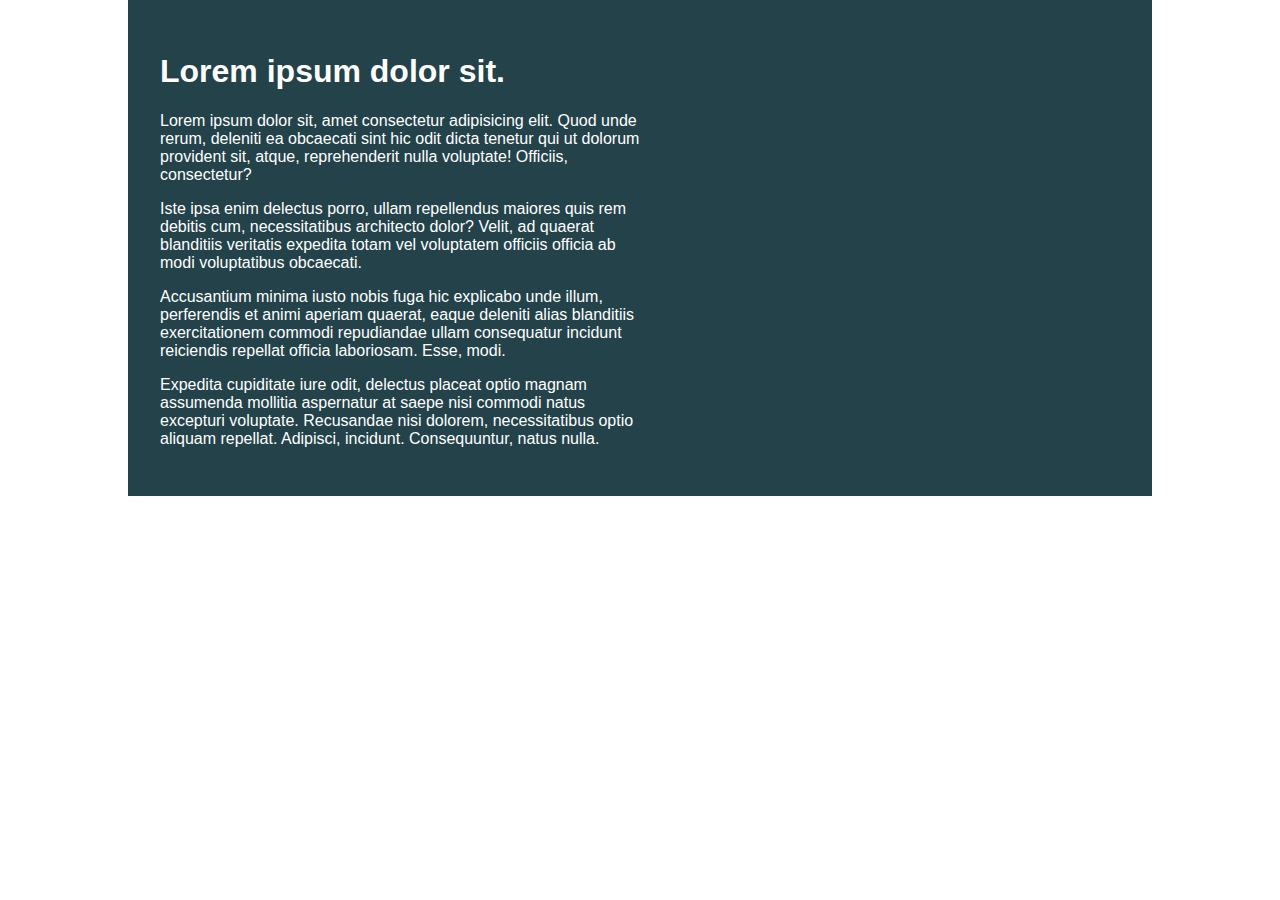
<file: challenge01/index.html>
<!DOCTYPE html>
<html lang="en">

<head>
    <meta charset="UTF-8">
    <meta name="viewport" content="width=device-width, initial-scale=1.0">
    <title>Day 01</title>

    <link rel="stylesheet" href="style.css">
</head>

<body>
    <div class="container">
        <div class="intro-content">
            <h1>Lorem ipsum dolor sit.</h1>
            <p>Lorem ipsum dolor sit, amet consectetur adipisicing elit. Quod unde rerum, deleniti ea obcaecati sint hic
                odit dicta tenetur qui ut dolorum provident sit, atque, reprehenderit nulla voluptate! Officiis,
                consectetur?</p>
            <p>Iste ipsa enim delectus porro, ullam repellendus maiores quis rem debitis cum, necessitatibus architecto
                dolor? Velit, ad quaerat blanditiis veritatis expedita totam vel voluptatem officiis officia ab modi
                voluptatibus obcaecati.</p>
            <p>Accusantium minima iusto nobis fuga hic explicabo unde illum, perferendis et animi aperiam quaerat, eaque
                deleniti alias blanditiis exercitationem commodi repudiandae ullam consequatur incidunt reiciendis
                repellat officia laboriosam. Esse, modi.</p>
            <p>Expedita cupiditate iure odit, delectus placeat optio magnam assumenda mollitia aspernatur at saepe nisi
                commodi natus excepturi voluptate. Recusandae nisi dolorem, necessitatibus optio aliquam repellat.
                Adipisci, incidunt. Consequuntur, natus nulla.</p>
        </div>
    </div>
</body>

</html>
</file>
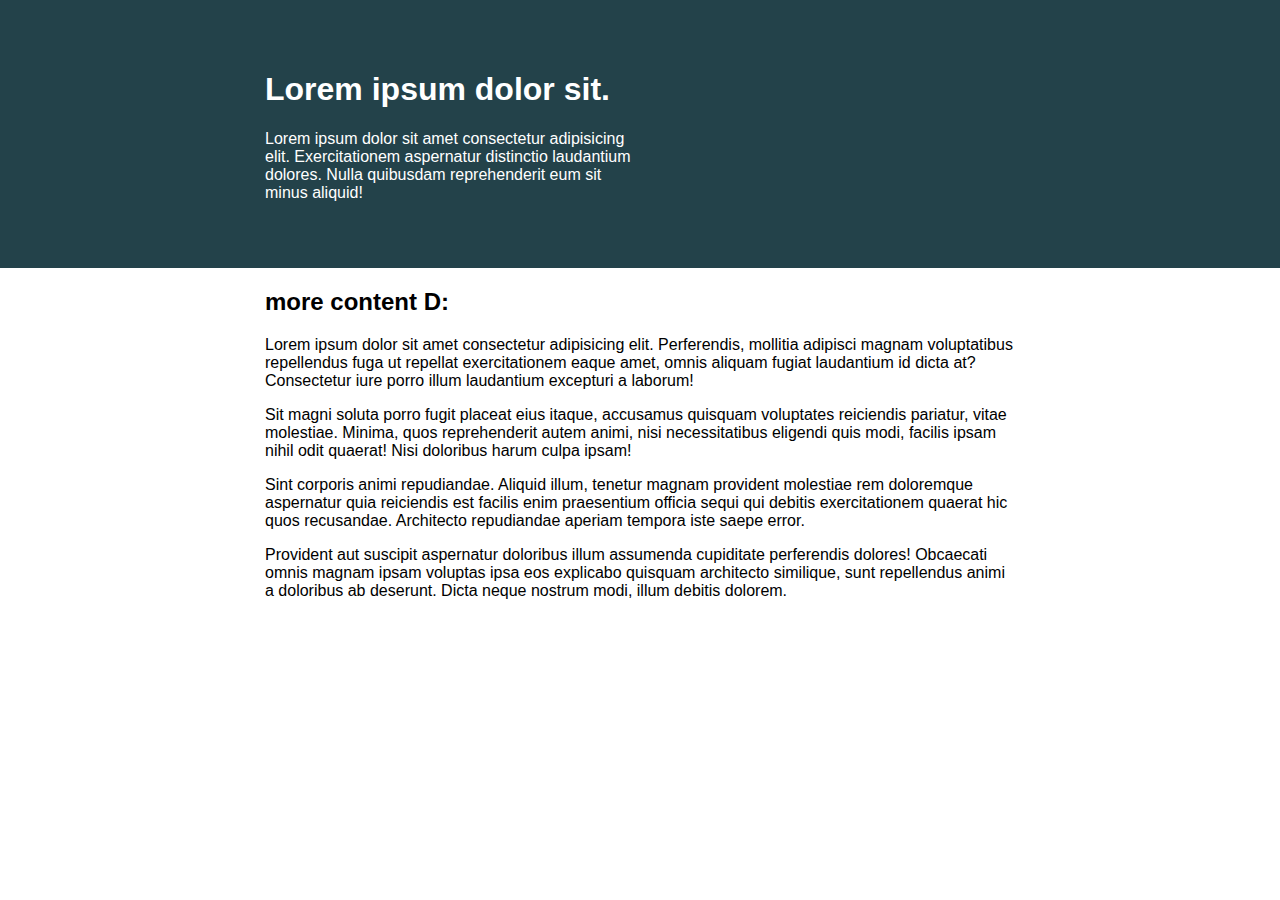
<file: challenge02/index.html>
<!DOCTYPE html>
<html lang="en">
<head> 
    <meta charset="UTF-8">
    <meta name="viewport" content="width=device-width, initial-scale=1.0">
    <title>Day 01</title>
 
    <link rel="stylesheet" href="style.css">
</head>
<body>

    <div class="container">
        <div class="secondary-container">
            <div class="intro-content">
                <h1>Lorem ipsum dolor sit.</h1>
                <p>Lorem ipsum dolor sit amet consectetur adipisicing elit. Exercitationem aspernatur distinctio laudantium dolores. Nulla quibusdam reprehenderit eum sit minus aliquid!</p>
            </div>
        </div>
    </div>

    <div class="passage-container">
        <h2>more content D:</h2>
        <p>Lorem ipsum dolor sit amet consectetur adipisicing elit. Perferendis, mollitia adipisci magnam voluptatibus repellendus fuga ut repellat exercitationem eaque amet, omnis aliquam fugiat laudantium id dicta at? Consectetur iure porro illum laudantium excepturi a laborum!</p>
        <p>Sit magni soluta porro fugit placeat eius itaque, accusamus quisquam voluptates reiciendis pariatur, vitae molestiae. Minima, quos reprehenderit autem animi, nisi necessitatibus eligendi quis modi, facilis ipsam nihil odit quaerat! Nisi doloribus harum culpa ipsam!</p>
        <p>Sint corporis animi repudiandae. Aliquid illum, tenetur magnam provident molestiae rem doloremque aspernatur quia reiciendis est facilis enim praesentium officia sequi qui debitis exercitationem quaerat hic quos recusandae. Architecto repudiandae aperiam tempora iste saepe error.</p>
        <p>Provident aut suscipit aspernatur doloribus illum assumenda cupiditate perferendis dolores! Obcaecati omnis magnam ipsam voluptas ipsa eos explicabo quisquam architecto similique, sunt repellendus animi a doloribus ab deserunt. Dicta neque nostrum modi, illum debitis dolorem.</p>
    </div>

</body>
</html>
</file>
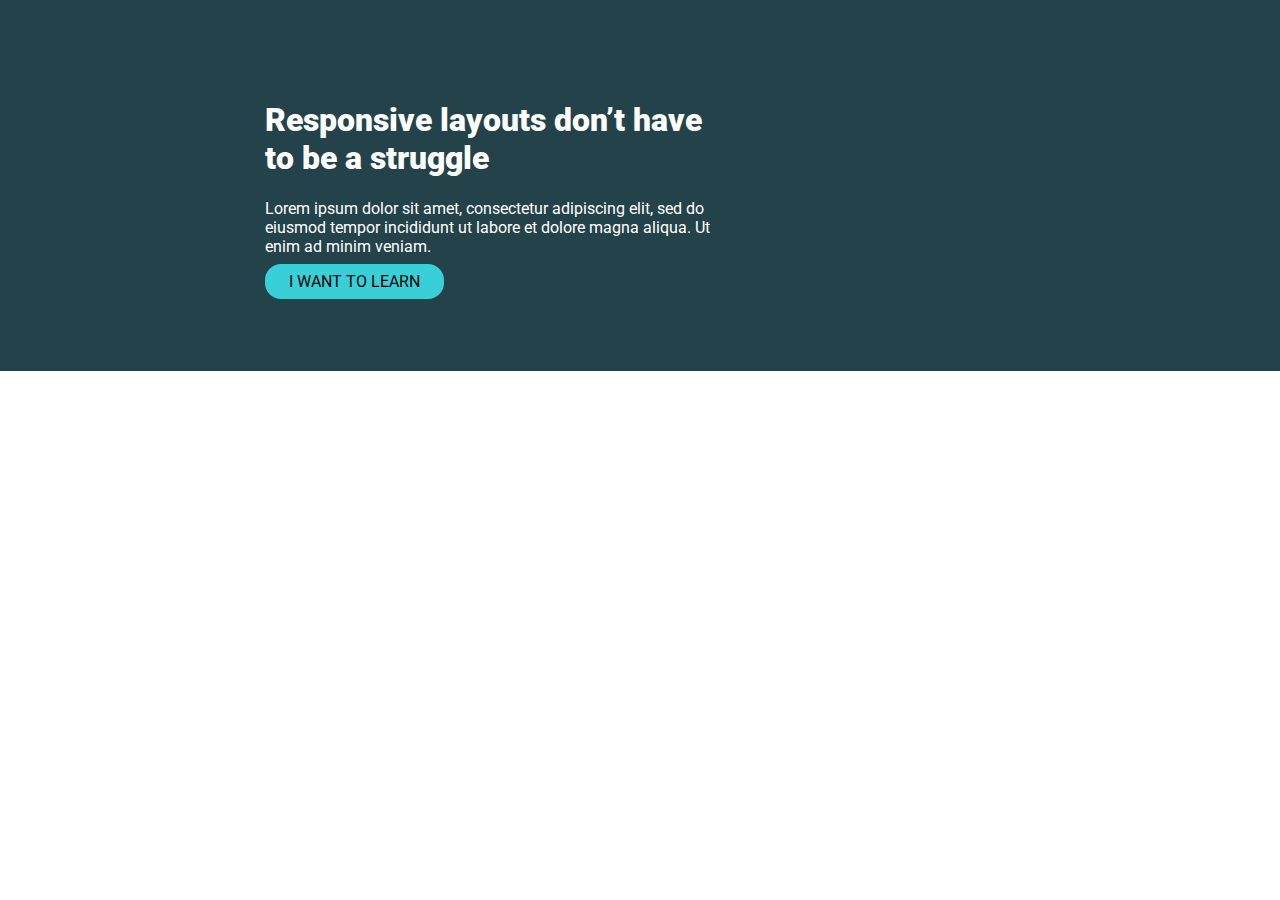
<file: challenge03/index.html>
<!DOCTYPE html>
<html lang="en">
    <head>
        <meta charset="UTF-8">
        <meta name="viewport" content="width=device-width initial-scale=1.0">
        <title>Challenge03</title>

        <link rel="stylesheet" href="styles.css"/>
    </head>
    <body>
        <div class="intro">
            <div class="container">
                <div class="content">
                    <h1>Responsive layouts don’t have to be a struggle </h1>
                    <p>Lorem ipsum dolor sit amet, consectetur adipiscing elit, sed do eiusmod tempor incididunt ut labore et dolore magna aliqua. Ut enim ad minim veniam.</p>
                    <a class="btn">i want to learn</a>
                </div>
                
            </div>

        </div>

    </body>

</html>
</file>
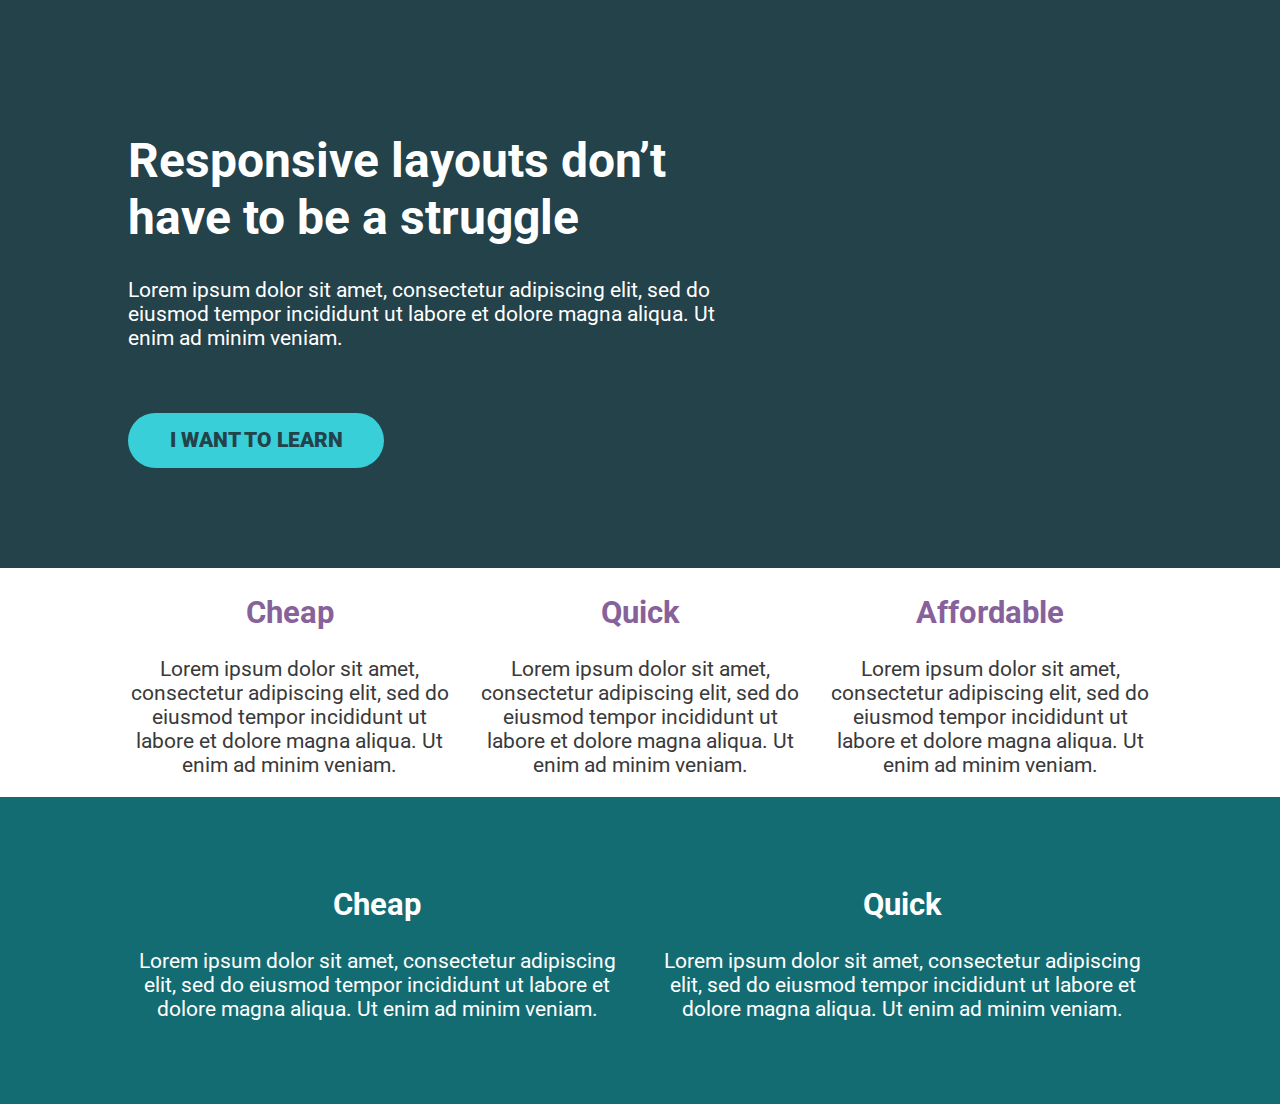
<file: challenge04 /index.html>
<!DOCTYPE html>
<html lang="en">
<head>
    <meta charset="UTF-8">
    <meta name="viewport" content="width=device-width, initial-scale=1.0">
    <title>Challenge time!</title>
    <link href="https://fonts.googleapis.com/css2?family=Roboto:wght@400;900&display=swap" rel="stylesheet"> 
    <link rel="stylesheet" href="style.css">
</head>
<body>
    <div class="hero">
        <div class="container">
            <div class="hero__text">
                <h1>Responsive layouts don’t have to be a struggle</h1>
                <p>Lorem ipsum dolor sit amet, consectetur adipiscing elit, sed do eiusmod tempor incididunt ut labore et dolore magna aliqua. Ut enim ad minim veniam.</p>
                <a href="#" class="btn">I want to learn</a>
            </div>
        </div>
    </div>
    <div class="container">
        <div class="row">
            <div class="col">
                <h2 class="col__head col__head-align">Cheap</h2>
                <p class="col__text">Lorem ipsum dolor sit amet, consectetur adipiscing elit, sed do eiusmod tempor incididunt ut labore et dolore magna aliqua. Ut enim ad minim veniam.</p>
            </div>
            <div class="col">
                <h2 class="col__head col__head-align">Quick</h2>
                <p class="col__text">Lorem ipsum dolor sit amet, consectetur adipiscing elit, sed do eiusmod tempor incididunt ut labore et dolore magna aliqua. Ut enim ad minim veniam.</p>
            </div>
            <div class="col">
                <h2 class="col__head col__head-align">Affordable</h2>
                <p class="col__text">Lorem ipsum dolor sit amet, consectetur adipiscing elit, sed do eiusmod tempor incididunt ut labore et dolore magna aliqua. Ut enim ad minim veniam.</p>
            </div>
        </div>
    </div>

    <div class="hero1" style="background-color: #136C72;">
        <div class="container" >
            <div class="row">
                <div class="col">
                    <h2 class="col__head-align">Cheap</h2>
                    <p>Lorem ipsum dolor sit amet, consectetur adipiscing elit, sed do eiusmod tempor incididunt ut labore et dolore magna aliqua. Ut enim ad minim veniam.</p>
                </div>
                <div class="col">
                    <h2 class="col__head-align">Quick</h2>
                    <p>Lorem ipsum dolor sit amet, consectetur adipiscing elit, sed do eiusmod tempor incididunt ut labore et dolore magna aliqua. Ut enim ad minim veniam.</p>
                </div>
            </div>
        </div>
    </div>

</body>
</html>
</file>
<file: challenge01/style.css>
/* INSTRUCTIONS
 *
 * 1) Limit the total width of
 *    the .intro-conent to about half
 *    of it's parent
 *
 * 2) Stop the text from overflowing
 *    out the bottom at small screen
 *    widths
 *
 * You may modify the HTML if needed
 *
 */

* {
  box-sizing: border-box;
}

body {
  margin: 0;
  font-family: sans-serif;
}

.container {
  background: #23424a;
  color: white;

  width: 80%;
  margin: 0 auto;

  padding: 2em;
  /* height: 300px; */
}

.intro-content{
  width: 50%;
}
</file>
<file: challenge02/style.css>
/* INSTRUCTIONS
 *
 * 1) Keep the text inside .intro-content
 *    in the same place, but have the background
 *    extend from one side of the viewport
 *    to the other, no matter how wide or narrow
 *    the browser is.
 *
 * 2) Limit the maximum width of the text in the
 *    bottom area.
 *
 * You may modify the HTML if needed
 * (you probably should for this challenge)
 *
 */

* {
  box-sizing: border-box;
}

body {
  margin: 0;
  font-family: sans-serif;
}

.container {
  /* max-width: 750px; */
  background: #23424a;
  color: white;
  padding: 50px 0;
}

.secondary-container{
  width: 80%;
  max-width: 750px;
  margin: 0 auto;
}

.intro-content {
  width: 50%;
}

.passage-container{
  width: 80%;
  max-width: 750px;
  margin: 0 auto;
}
</file>
<file: challenge03/styles.css>
@import url('https://fonts.googleapis.com/css2?family=Fredoka+One&family=Roboto:wght@400;900&display=swap');

*{
    box-sizing: border-box;
}

body{
    margin: 0;
    font-family: 'Roboto';
    font-size: 1.3;
}

h1,p{
    color: #FFFFFF; 
}

h1{
    font-weight: 900;
}

p{
    font-weight: 400;
}
.intro{
    background: #23424A;
}

.container{
    width: 80%;
    max-width: 750px;
    padding: 5em 0;
    margin: 0 auto;
}

.content{
    width:60%;  
} 

.btn{
    border-radius: 1em;
    padding: 0.5em 1.5em;
    text-transform: uppercase;
    background: #38CFD9;

    font-family: 'Roboto';
    font-style: normal;
    font-weight: 400;
}
</file>
<file: challenge04 /style.css>
/* 
////// For this challenge ///////

- You will have to modify the HTML

- You can add new classes in the HTML
  if you need to

// Requirements
1. The headings in the first row must be
   a different color
2. The two .col at the bottom must go next
   to one another
3. The section at the bottom should have
   a dark background color and a different
   color of text
4. I've removed the "gap" that I created,
   so you'll have to add it back in

   */

*, *::before, *::after {
    box-sizing: border-box;
}

body {
    margin: 0;
    font-family: 'Roboto', sans-serif;
    font-size: 1.3rem;
}

h1 {
    font-size: 3rem;
}

.container {
    width: 80%;
    max-width: 1100px;
    margin: 0 auto;
}

.hero1 {
    padding: 3em 0;
    background-color: #136C72;
    color: white;
}

.row {
    /* display: flex => flex container */
    display: flex;
    gap: 1.3em; 
}

.col {
    /* these are now flex items */
    width: 100%;
    text-align: center;
}

.col__head {
    color: #87629A;
}

.col__text {
    color: #3A3A3A;
}

.hero {
    padding: 100px 0;
    background-color: #23424A;
    color: #FFF;
}

.hero__text {
    width: 60%;
}

.hero p {
    margin-bottom: 3em;
}

.btn {
    display: inline-block;
    text-decoration: none;
    text-transform: uppercase; 
    color: #23424A;
    font-weight: 900;
    background-color: #38CFD9;
    padding: .75em 2em;
    border-radius: 100px;
}

.btn:hover,
.btn:focus {
    opacity: .75; 
}
</file>
